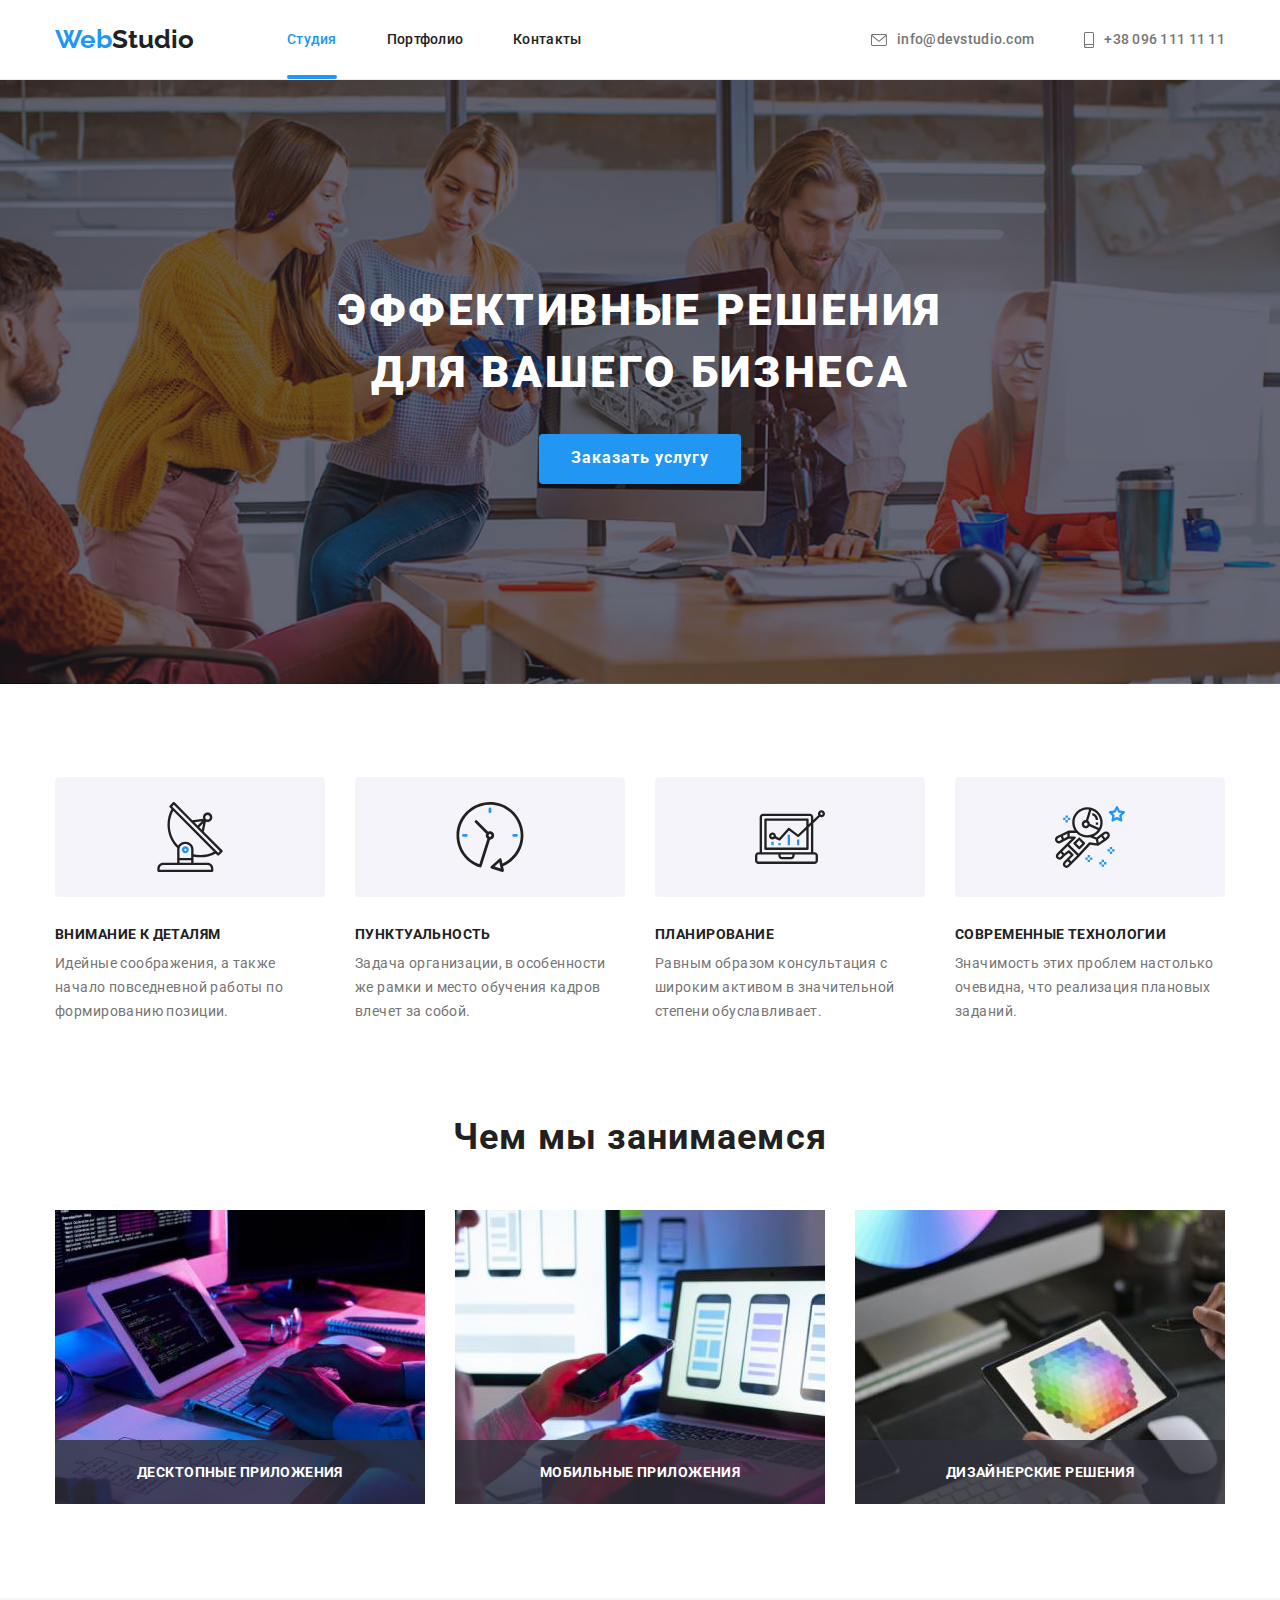
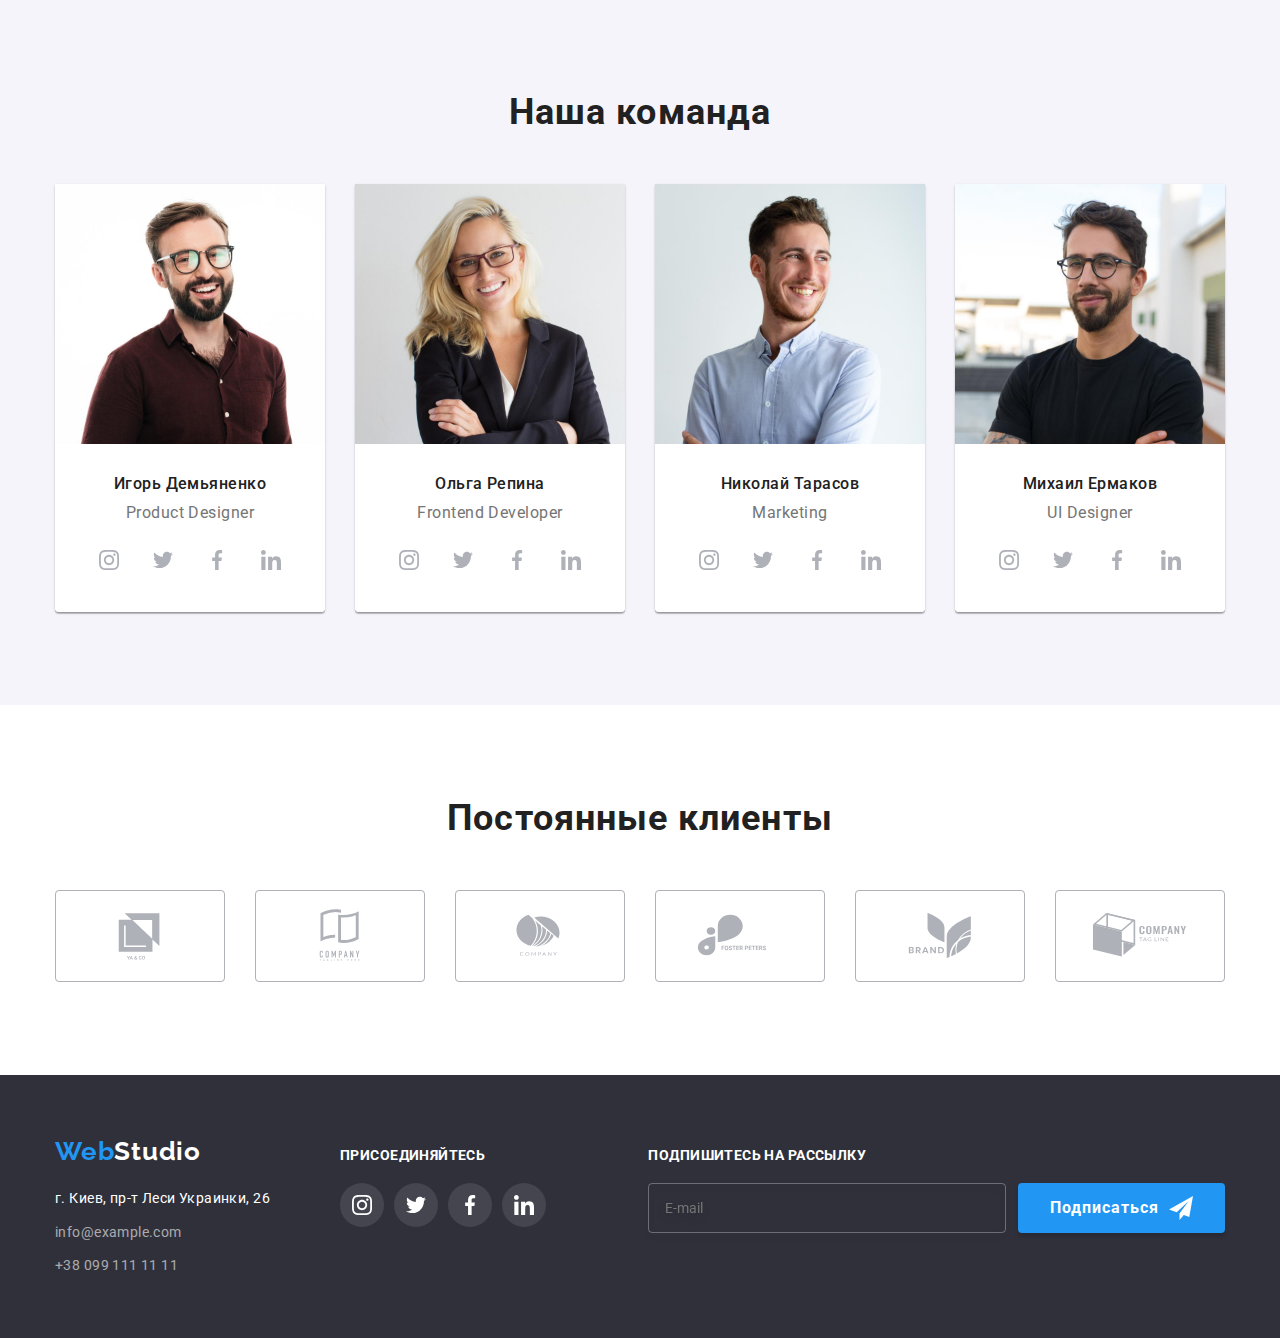
<file: index.html>
<!DOCTYPE html>
<html lang="ru">

<head>
  <meta charset="UTF-8" />
  <meta http-equiv="X-UA-Compatible" content="IE=edge" />
  <meta name="viewport" content="width=device-width, initial-scale=1.0" />
  <title>Web Studio</title>
  <link rel="stylesheet"
    href="https://cdnjs.cloudflare.com/ajax/libs/modern-normalize/1.0.0/modern-normalize.min.css" />
  <link rel="preconnect" href="https://fonts.googleapis.com" />
  <link rel="preconnect" href="https://fonts.gstatic.com" crossorigin />
  <link href="https://fonts.googleapis.com/css2?family=Raleway:wght@700&family=Roboto:wght@400;500;700;900&display=swap"
    rel="stylesheet" />
  <link rel="stylesheet" href="./css/main.min.css" />
</head>

<body>
  <!--Шапка сайта-->
  <header class="header">
    <div class="container">
      <nav class="nav">
        <a class="logo" href="./index.html"><span class="logo__accent">Web</span>Studio</a>

        <ul class="nav__list">
          <li class="nav__item">
            <a class="nav__link nav__link--active nav__link--carent" href="./index.html">Студия</a>
          </li >
          <li class="nav__item">
            <a class="nav__link" href="./portfolio.html">Портфолио</a>
          </li>
          <li class="nav__item">
            <a class="nav__link" href="">Контакты</a>
          </li>
        </ul>
      </nav>

      <ul class="adres">
        <li class="adres__item">
          <a class="adres__link" href="mailto:info@devstudio.com"><svg class="adrec__icon" width="16" height="12">
              <use href="./images/sprait.svg#icon-mail"></use>
            </svg>
            info@devstudio.com</a>
        </li>
        <li class="adres__item">
          <a class="adres__link" href="tel:+380961111111"><svg class="adrec__icon adrec__icon--tel" width="10" height="16">
              <use href="./images/sprait.svg#icon-phone"></use>
            </svg>+38 096 111 11 11</a>
        </li>
      </ul>
    </div>
  </header>



  <main>
    <!--Герой-->
    <section class="hero">
      <div class="container">
        <h1 class="hero__tatel">Эффективные решения для вашего бизнеса</h1>
        <button class="button-basic" data-modal-open type="button">
          Заказать услугу
        </button>
      </div>
    </section>



    <!--Особенности-->
    <section class="section">
      <h2 class="visually-hidden">Особинности</h2>
      <div class="container specifics">

        <ul class="specifics__list">

          <li class="specifics__item">
            <div class="specifics__card">
              <svg class="specifics__icon" width="70" height="70">
                <use href="./images/sprait.svg#icon-antenna"></use>
              </svg>
            </div>
            <h3 class="specifics__title">Внимание к деталям</h3>
            <p class="specifics__laibl">
              Идейные соображения, а также начало повседневной работы по
              формированию позиции.
            </p>
          </li>

          <li class="specifics__item">
            <div class="specifics__card">
              <svg class="specifics__icon" width="70" height="70">
                <use href="./images/sprait.svg#icon-clock"></use>
              </svg>
            </div>
            <h3 class="specifics__title">Пунктуальность</h3>
            <p class="specifics__laibl">
              Задача организации, в особенности же рамки и место обучения
              кадров влечет за собой.
            </p>
          </li>
          <li class="specifics__item">
            <div class="specifics__card">
              <svg class="specifics__icon" width="70" height="70">
                <use href="./images/sprait.svg#icon-diagram"></use>
              </svg>
            </div>
            <h3 class="specifics__title">Планирование</h3>
            <p class="specifics__laibl">
              Равным образом консультация с широким активом в значительной
              степени обуславливает.
            </p>
          </li>
          <li class="specifics__item">
            <div class="specifics__card">
              <svg class="specifics__icon" width="70" height="70">
                <use href="./images/sprait.svg#icon-astronaut"></use>
              </svg>
            </div>
            <h3 class="specifics__title">Современные технологии</h3>
            <p class="specifics__laibl">
              Значимость этих проблем настолько очевидна, что реализация
              плановых заданий.
            </p>
          </li>
        </ul>
      </div>
    </section>
    <!--Чем ми занимаемся-->

    <section class="produkt">

      <div class="container">
        <h2 class="produkt__title">Чем мы занимаемся</h2>

        <ul class="produkt__list">
          <li class="produkt__item">
            <img src="./images/disain.jpg" alt="проектируємо розробляємо" width="370" />
            <p class="produkt__laibl">Десктопные приложения</p>
          </li>
          <li class="produkt__item">
            <img src="./images/work.jpg" alt="розробляемо на разниє устройства" width="370" />
            <p class="produkt__laibl">Мобильные приложения</p>
          </li>
          <li class="produkt__item">
            <img src="./images/app.jpg" alt="тестируєм и запускаєм" width="370" />
            <p class="produkt__laibl">Дизайнерские решения</p>
          </li>
        </ul>
      </div>
    </section>
    <!--Команда-->
    <section class="section team">
      <div class="container">
        <h2 class="team__titel">Наша команда</h2>
        <ul class="team__list">
          <li class="team__item">
            <img src="./images/1.jpg" alt="сотрудник" width="270" />
            <div class="team__cart">
              <h3 class="team__name">Игорь Демьяненко</h3>
              <p class="team__position">Product Designer</p>

              
              <ul class="social">
                <li class="social__item">
                  <a class="social__link" href=""><svg class="social__icon" width="20" height="20">
                      <use href="./images/sprait.svg#icon-instagram"></use>
                    </svg>
                  </a>
                </li>
                <li class="social__item">
                  <a class="social__link" href=""><svg class="social__icon" width="20" height="20">
                      <use href="./images/sprait.svg#icon-twitter"></use>
                    </svg></a>
                </li>
                <li class="social__item">
                  <a class="social__link" href=""><svg class="social__icon" width="20" height="20">
                      <use href="./images/sprait.svg#icon-facebook"></use>
                    </svg></a>
                </li>
                <li class="social__item">
                  <a class="social__link" href=""><svg class="social__icon" width="20" height="20">
                      <use href="./images/sprait.svg#icon-linkedin-1"></use>
                    </svg></a>
                </li>
              </ul>
            </div>
          </li>
          <li class="team__item">
            <img src="./images/2.jpg" alt="сотруднік" width="270" />
            <div class="team__cart">
              <h3 class="team__name">Ольга Репина</h3>
              <p class="team__position">Frontend Developer</p>
              <ul class="social">
                <li class="social__item">
                  <a class="social__link" href=""><svg class="social__icon" width="20" height="20">
                      <use href="./images/sprait.svg#icon-instagram"></use>
                    </svg>
                  </a>
                </li>
                <li class="social__item">
                  <a class="social__link" href=""><svg class="social__icon" width="20" height="20">
                      <use href="./images/sprait.svg#icon-twitter"></use>
                    </svg></a>
                </li>
                <li class="social__item">
                  <a class="social__link" href=""><svg class="social__icon" width="20" height="20">
                      <use href="./images/sprait.svg#icon-facebook"></use>
                    </svg></a>
                </li>
                <li class="social__item">
                  <a class="social__link" href=""><svg class="social__icon" width="20" height="20">
                      <use href="./images/sprait.svg#icon-linkedin-1"></use>
                    </svg></a>
                </li>
              </ul>
            </div>
          </li>
          <li class="team__item">
            <img src="./images/3.jpg" alt="сотрудник" width="270" />
            <div class="team__cart">
              <h3 class="team__name">Николай Тарасов</h3>
              <p class="team__position">Marketing</p>
              <ul class="social">
                <li class="social__item">
                  <a class="social__link" href=""><svg class="social__icon" width="20" height="20">
                      <use href="./images/sprait.svg#icon-instagram"></use>
                    </svg>
                  </a>
                </li>
                <li class="social__item">
                  <a class="social__link" href=""><svg class="social__icon" width="20" height="20">
                      <use href="./images/sprait.svg#icon-twitter"></use>
                    </svg></a>
                </li>
                <li class="social__item">
                  <a class="social__link" href=""><svg class="social__icon" width="20" height="20">
                      <use href="./images/sprait.svg#icon-facebook"></use>
                    </svg></a>
                </li>
                <li class="social__item">
                  <a class="social__link" href=""><svg class="social__icon" width="20" height="20">
                      <use href="./images/sprait.svg#icon-linkedin-1"></use>
                    </svg></a>
                </li>
              </ul>
            </div>
          </li>
          <li class="team__item">
            <img src="./images/4.jpg" alt="сотруднік" width="270" />
            <div class="team__cart">
              <h3 class="team__name">Михаил Ермаков</h3>
              <p class="team__position">UI Designer</p>
              <ul class="social">
                <li class="social__item">
                  <a class="social__link" href=""><svg class="social__icon" width="20" height="20">
                      <use href="./images/sprait.svg#icon-instagram"></use>
                    </svg>
                  </a>
                </li>
                <li class="social__item">
                  <a class="social__link" href=""><svg class="social__icon" width="20" height="20">
                      <use href="./images/sprait.svg#icon-twitter"></use>
                    </svg></a>
                </li>
                <li class="social__item">
                  <a class="social__link" href=""><svg class="social__icon" width="20" height="20">
                      <use href="./images/sprait.svg#icon-facebook"></use>
                    </svg></a>
                </li>
                <li class="social__item">
                  <a class="social__link" href=""><svg class="social__icon" width="20" height="20">
                      <use href="./images/sprait.svg#icon-linkedin-1"></use>
                    </svg></a>
                </li>
              </ul>
            </div>
          </li>
        </ul>
      </div>
    </section>
    <!-- Компаніі -->
    <section class="section">
      <div class="container compani">
        <h2 class="compani-titel">Постоянные клиенты</h2>
        <ul class="compani-list">
          <li class="compani-item">
            <a class="compani-link" href=""><svg class="icon-compani" width="106" height="60">
                <use href="./images/sprait.svg#icon-compani_one"></use>
              </svg></a>
          </li>
          <li class="compani-item">
            <a class="compani-link" href=""><svg class="icon-compani" width="106" height="60">
                <use href="./images/sprait.svg#icon-compani_tuo"></use>
              </svg></a>
          </li>
          <li class="compani-item">
            <a class="compani-link" href=""><svg class="icon-compani" width="106" height="60">
                <use href="./images/sprait.svg#icon-compani_trri"></use>
              </svg></a>
          </li>
          <li class="compani-item">
            <a class="compani-link" href=""><svg class="icon-compani" width="106" height="60">
                <use href="./images/sprait.svg#icon-compani_zitiri"></use>
              </svg></a>
          </li>
          <li class="compani-item">
            <a class="compani-link" href=""><svg class="icon-compani" width="106" height="60">
                <use href="./images/sprait.svg#icon-compani_fife"></use>
              </svg></a>
          </li>
          <li class="compani-item">
            <a class="compani-link" href=""><svg class="icon-compani" width="106" height="60">
                <use href="./images/sprait.svg#icon-compani_six"></use>
              </svg></a>
          </li>
        </ul>
      </div>
    </section>
  </main>

  <!--Подвал-->
  <footer class="footer">
    <div class="container futerr-soc">
      <div class="fut-coteiner">
        <a class="logo-footer" href="./index.html">Web<span class="accent-footer">Studio</span></a>
        <address class="adres-list">
          <ul>
            <li class="adres-list-text">
              <a class="footer-adres"
                href="https://www.google.com/maps/place/%D0%B1%D1%83%D0%BB.+%D0%9B%D0%B5%D1%81%D0%B8+%D0%A3%D0%BA%D1%80%D0%B0%D0%B8%D0%BD%D0%BA%D0%B8,+26,+%D0%9A%D0%B8%D0%B5%D0%B2,+02000/@50.4265807,30.5361971,17z/data=!3m1!4b1!4m5!3m4!1s0x40d4cf0e033ecbe9:0x57a4dffefec77da0!8m2!3d50.4265807!4d30.5383858"
                target="_blank">г. Киев, пр-т Леси Украинки, 26</a>
            </li>
            <li class="adres-list-text">
              <a class="footer-contact" href="mailto:info@example.com">info@example.com</a>
            </li>
            <li class="adres-list-text">
              <a class="footer-contact" href="tel:+380991111111">+38 099 111 11 11</a>
            </li>
          </ul>
        </address>
      </div>
      <div class="fuuter-soc-lisr">
        <h3 class="footer-taitel">присоединяйтесь</h3>
        <ul class="social">
          <li class="social__item">
            <a class="social__link ftr" href=""><svg class="icon-footer" width="20" height="20">
                <use href="./images/sprait.svg#icon-instagram"></use>
              </svg>
            </a>
          </li>
          <li class="social__item">
            <a class="social__link ftr" href=""><svg class="icon-footer" width="20" height="20">
                <use href="./images/sprait.svg#icon-twitter"></use>
              </svg></a>
          </li>
          <li class="social__item">
            <a class="social__link ftr" href=""><svg class="icon-footer" width="20" height="20">
                <use href="./images/sprait.svg#icon-facebook"></use>
              </svg></a>
          </li>
          <li class="social__item">
            <a class="social__link ftr" href=""><svg class="icon-footer" width="20" height="20">
                <use href="./images/sprait.svg#icon-linkedin-1"></use>
              </svg></a>
          </li>
        </ul>
      </div>

      <div class="form-footer">
        <h3 class="form-footer-text">Подпишитесь на рассылку</h3>
        <form class="sabmit-footer" action="">
          <input class="email" type="email" placeholder="E-mail" />

          <button class="button-basic" type="submit">
            Подписаться
            <svg class="button-hero-footer-icon" width="24" height="24">
              <use href="./images/sprait.svg#icon-telegram"></use>
            </svg>
          </button>
        </form>
      </div>
    </div>
  </footer>

  <!-- modal -->
  <div class="backdrop is-hidden" data-modal>
    <div class="modal">
      <div class="modal-close-bottin">
        <button class="close-button" type="button" data-modal-close>
          <svg class="icon-cose" width="11" height="11">
            <use href="./images/sprait.svg#icon-clouz"></use>
          </svg>
        </button>
      </div>

      <div class="modal-conteiner">
        <h2 class="text-modal">Оставьте свои данные, мы вам перезвоним</h2>

        <form class="modal-form" action="modal-form">
          <div class="form-content">
            <label class="form-label">
              <span class="text-form"> Имя</span>
              <span class="icon-wrap">
                <input class="contact-form-input" type="text" />
                <svg class="icon-form" width="18" height="18">
                  <use href="./images/sprait.svg#icon-man"></use>
                </svg>
              </span>
            </label>

            <label class="form-label">
              <span class="text-form">Телефон</span>
              <span class="icon-wrap">
                <input class="contact-form-input" type="tel" name="tel" />
                <svg class="icon-form" width="18" height="18">
                  <use href="./images/sprait.svg#icon-tel"></use>
                </svg>
              </span>
            </label>

            <label class="form-label">
              <span class="text-form">Почта</span>
              <span class="icon-wrap">
                <input class="contact-form-input" type="email" name="email" />
                <svg class="icon-form" width="18" height="18">
                  <use href="./images/sprait.svg#icon-list"></use>
                </svg>
              </span>
            </label>

            <label class="form-label">
              <span class="text-form">Комментарий</span>
              <textarea class="contact-form-input text-text" name="Комментарий" placeholder="Введите текст"></textarea>
            </label>
          </div>

          <label class="checkbox">
            <input class="form-checkbox visually-hidden" type="checkbox" name="checkbox" />
            <span class="custom-checkbox">
              <svg width="13" height="10">
                <use href="./images/sprait.svg#icon-chek"></use>
              </svg>
            </span>
            <span class="text-checkbox">
              Соглашаюсь с рассылкой и принимаю<a class="checkbox-axent" href="">Условия договора</a>
            </span>
          </label>
          <button class="button-basic" type="submit">Отправить</button>
        </form>
      </div>
    </div>
  </div>

  <script src="./js/modal.js"></script>
</body>

</html>
</file>
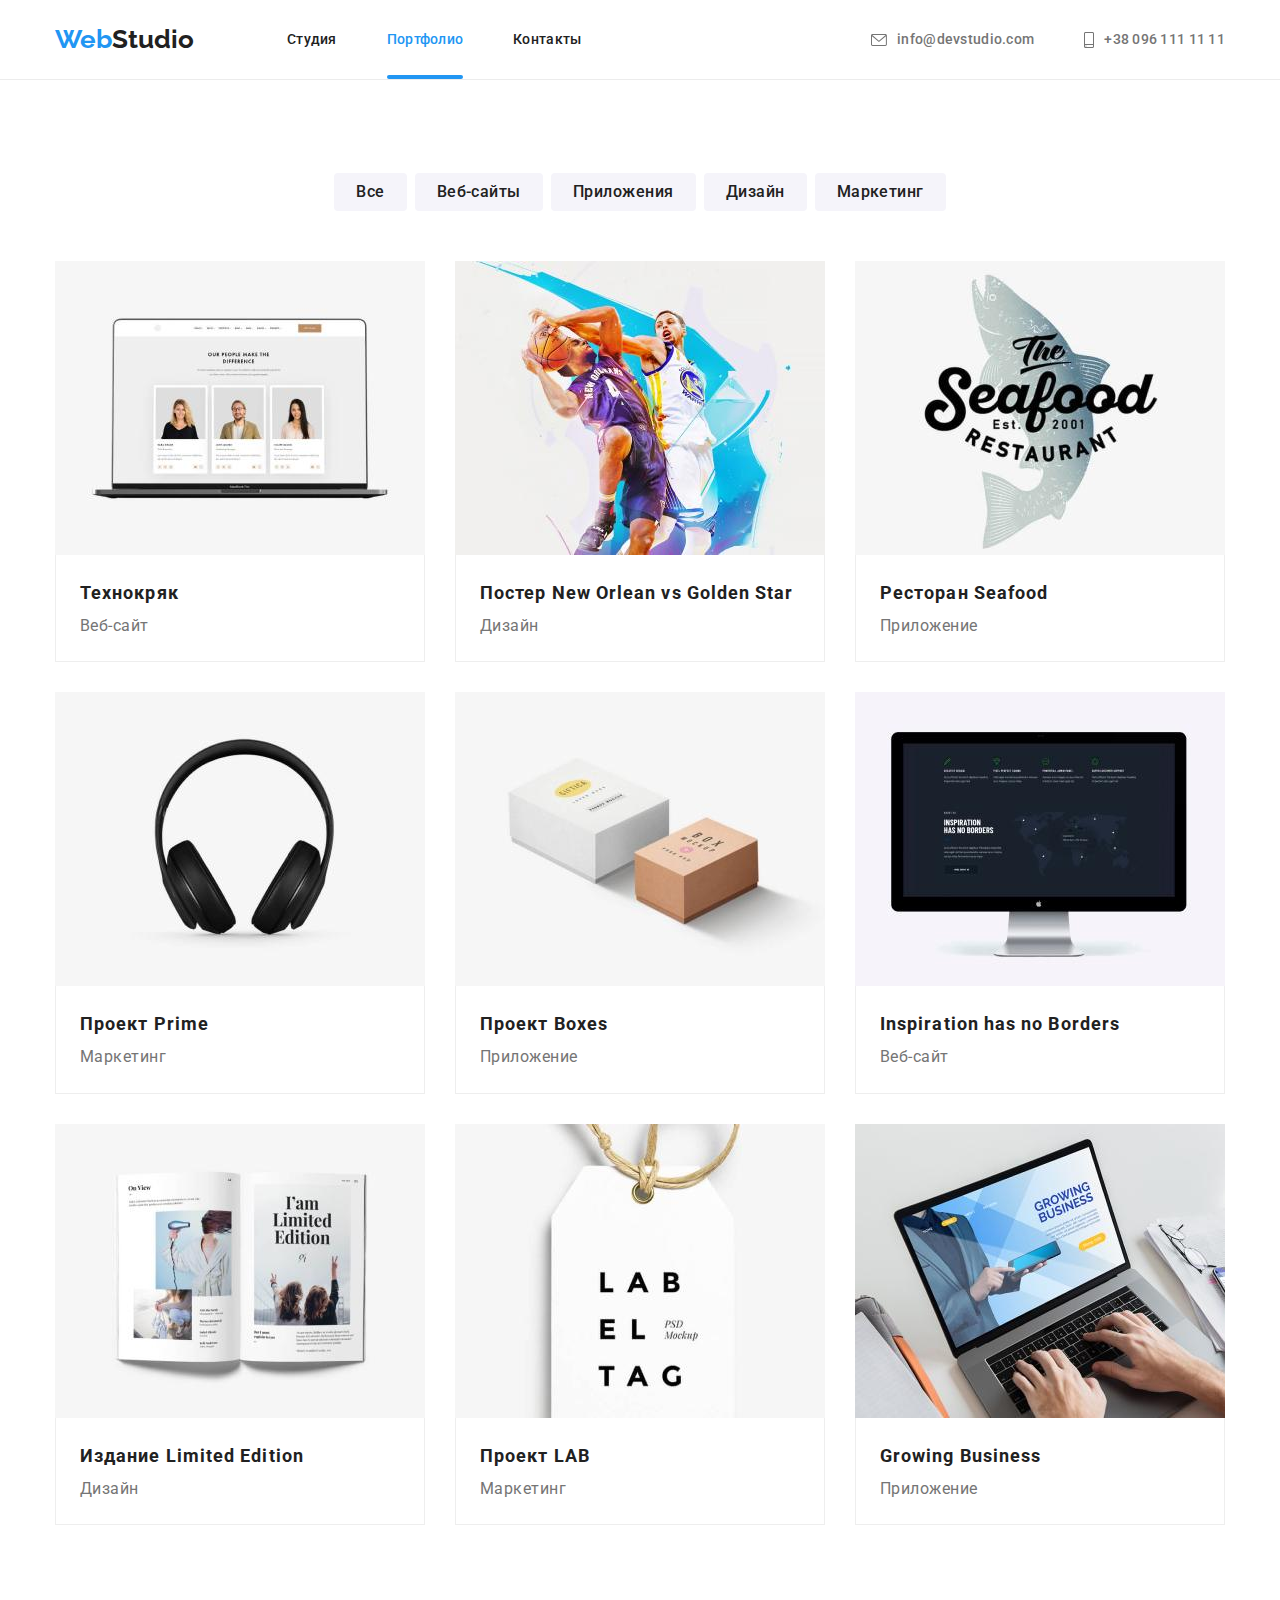
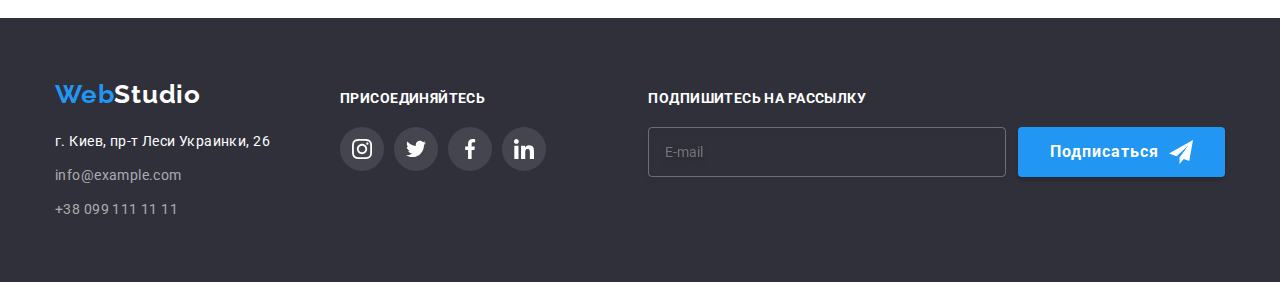
<file: portfolio.html>
<!DOCTYPE html>
<html lang="ru">

<head>
  <meta charset="UTF-8" />
  <meta http-equiv="X-UA-Compatible" content="IE=edge" />
  <meta name="viewport" content="width=device-width, initial-scale=1.0" />
  <title>Portfolio</title>
  <link rel="stylesheet"
    href="https://cdnjs.cloudflare.com/ajax/libs/modern-normalize/1.0.0/modern-normalize.min.css" />
  <link rel="preconnect" href="https://fonts.googleapis.com" />
  <link rel="preconnect" href="https://fonts.gstatic.com" crossorigin />
  <link href="https://fonts.googleapis.com/css2?family=Raleway:wght@700&family=Roboto:wght@400;500;700;900&display=swap"
    rel="stylesheet" />
  <link rel="stylesheet" href="./css/main.min.css" />
</head>

<!--Шапка-->

<body>
  <!--Шапка сайта-->
  <header class="header">
    <div class="container">
      <nav class="nav">
        <a class="logo" href="./index.html"><span class="logo__accent">Web</span>Studio</a>

        <ul class="nav__list">
          <li class="nav__item">
            <a class="nav__link " href="./index.html">Студия</a>
          </li >
          <li class="nav__item">
            <a class="nav__link nav__link--active nav__link--carent" href="./portfolio.html">Портфолио</a>
          </li>
          <li class="nav__item">
            <a class="nav__link" href="">Контакты</a>
          </li>
        </ul>
      </nav>

      <ul class="adres">
        <li class="adres__item">
          <a class="adres__link" href="mailto:info@devstudio.com"><svg class="adrec__icon" width="16" height="12">
              <use href="./images/sprait.svg#icon-mail"></use>
            </svg>
            info@devstudio.com</a>
        </li>
        <li class="adres__item">
          <a class="adres__link" href="tel:+380961111111"><svg class="adrec__icon adrec__icon--tel" width="10" height="16">
              <use href="./images/sprait.svg#icon-phone"></use>
            </svg>+38 096 111 11 11</a>
        </li>
      </ul>
    </div>
  </header>

  <main>
    <!--Уникальни контент-->
    <section class="section">
      <div class="container">
        <h1 class="visually-hidden">Наши роботи</h1>
        <!--кнопки-->
        <ul class="button-container">
          <li class="button-list">
            <button type="button" class="button">Все</button>
          </li>
          <li class="button-list">
            <button type="button" class="button">Веб-сайты</button>
          </li>
          <li class="button-list">
            <button type="button" class="button">Приложения</button>
          </li>
          <li class="button-list">
            <button type="button" class="button">Дизайн</button>
          </li>
          <li class="button-list">
            <button type="button" class="button">Маркетинг</button>
          </li>
        </ul>
        <ul class="content-proekt">
          <li class="content-card">
            <a class="card-links" href="">
              <div>
                <div class="open-text">
                  <img src="./images/img11.jpg" alt="ноутбук з откритим сайтом" width="370" />
                  <div class="text-in-foto">
                    <p class="text-is">
                      Ресурс предлагает комплексные предложения с разным
                      уровнем функционала и сервисов. Все это позволит
                      посетителю получить исчерпывающие сведения о компании
                      или частном лице.
                    </p>
                  </div>
                </div>

                <div class="card-text">
                  <h2 class="subtitle">Технокряк</h2>
                  <p class="desc">Веб-сайт</p>
                </div>
              </div>
            </a>
          </li>
          <li class="content-card">
            <a class="card-links" href="">
              <div class="open-text">
                <img src="./images/img21.jpg" alt="два баскетболиста" width="370" />

                <div class="text-in-foto">
                  <p class="text-is">
                    Ресурс предлагает комплексные предложения с разным уровнем
                    функционала и сервисов. Все это позволит посетителю
                    получить исчерпывающие сведения о компании или частном
                    лице.
                  </p>
                </div>
              </div>
              <div class="card-text">
                <h2 class="subtitle">Постер New Orlean vs Golden Star</h2>
                <p class="desc">Дизайн</p>
              </div>
            </a>
          </li>
          <li class="content-card">
            <a class="card-links" href="">
              <div class="open-text">
                <img src="./images/img31.jpg" alt="риба и логотип ресторана" width="370" />
                <div class="text-in-foto">
                  <p class="text-is">
                    Ресурс предлагает комплексные предложения с разным уровнем
                    функционала и сервисов. Все это позволит посетителю
                    получить исчерпывающие сведения о компании или частном
                    лице.
                  </p>
                </div>
              </div>
              <div class="card-text">
                <h2 class="subtitle">Ресторан Seafood</h2>
                <p class="desc">Приложение</p>
              </div>
            </a>
          </li>
          <li class="content-card">
            <a class="card-links" href="">
              <div class="open-text">
                <img src="./images/img41.jpg" alt="наушникы" width="370" />
                <div class="text-in-foto">
                  <p class="text-is">
                    Ресурс предлагает комплексные предложения с разным уровнем
                    функционала и сервисов. Все это позволит посетителю
                    получить исчерпывающие сведения о компании или частном
                    лице.
                  </p>
                </div>
              </div>
              <div class="card-text">
                <h2 class="subtitle">Проект Prime</h2>
                <p class="desc">Маркетинг</p>
              </div>
            </a>
          </li>
          <li class="content-card">
            <a class="card-links" href="">
              <div class="open-text">
                <img src="./images/img51.jpg" alt="две каробки" width="370" />
                <div class="text-in-foto">
                  <p class="text-is">
                    Ресурс предлагает комплексные предложения с разным уровнем
                    функционала и сервисов. Все это позволит посетителю
                    получить исчерпывающие сведения о компании или частном
                    лице.
                  </p>
                </div>
              </div>
              <div class="card-text">
                <h2 class="subtitle">Проект Boxes</h2>
                <p class="desc">Приложение</p>
              </div>
            </a>
          </li>
          <li class="content-card">
            <a class="card-links" href="">
              <div class="open-text">
                <img src="./images/img61.jpg" alt="монитор з откритым сайтом" width="370" />
                <div class="text-in-foto">
                  <p class="text-is">
                    Ресурс предлагает комплексные предложения с разным уровнем
                    функционала и сервисов. Все это позволит посетителю
                    получить исчерпывающие сведения о компании или частном
                    лице.
                  </p>
                </div>
              </div>
              <div class="card-text">
                <h2 class="subtitle">Inspiration has no Borders</h2>
                <p class="desc">Веб-сайт</p>
              </div>
            </a>
          </li>
          <li class="content-card">
            <a class="card-links" href="">
              <div class="open-text">
                <img src="./images/img71.jpg" alt="открытая книга" width="370" />
                <div class="text-in-foto">
                  <p class="text-is">
                    Ресурс предлагает комплексные предложения с разным уровнем
                    функционала и сервисов. Все это позволит посетителю
                    получить исчерпывающие сведения о компании или частном
                    лице.
                  </p>
                </div>
              </div>
              <div class="card-text">
                <h2 class="subtitle">Издание Limited Edition</h2>
                <p class="desc">Дизайн</p>
              </div>
            </a>
          </li>
          <li class="content-card">
            <a class="card-links" href="">
              <div class="open-text">
                <img src="./images/img81.jpg" alt="лейба" width="370" />
                <div class="text-in-foto">
                  <p class="text-is">
                    Ресурс предлагает комплексные предложения с разным уровнем
                    функционала и сервисов. Все это позволит посетителю
                    получить исчерпывающие сведения о компании или частном
                    лице.
                  </p>
                </div>
              </div>

              <div class="card-text">
                <h2 class="subtitle">Проект LAB</h2>
                <p class="desc">Маркетинг</p>
              </div>
            </a>
          </li>
          <li class="content-card">
            <a class="card-links" href="">
              <div class="open-text">
                <img src="./images/img91.jpg" alt="печитают на ноутбуке" width="370" />
                <div class="text-in-foto">
                  <p class="text-is">
                    Ресурс предлагает комплексные предложения с разным уровнем
                    функционала и сервисов. Все это позволит посетителю
                    получить исчерпывающие сведения о компании или частном
                    лице.
                  </p>
                </div>
              </div>
              <div class="card-text">
                <h2 class="subtitle">Growing Business</h2>
                <p class="desc">Приложение</p>
              </div>
            </a>
          </li>
        </ul>
      </div>
    </section>
  </main>
  <!--Подвал-->
  <footer class="footer">
    <div class="container futerr-soc">
      <div class="fut-coteiner">
        <a class="logo-footer" href="./index.html">Web<span class="accent-footer">Studio</span></a>
        <address class="adres-list">
          <ul>
            <li class="adres-list-text">
              <a class="footer-adres"
                href="https://www.google.com/maps/place/%D0%B1%D1%83%D0%BB.+%D0%9B%D0%B5%D1%81%D0%B8+%D0%A3%D0%BA%D1%80%D0%B0%D0%B8%D0%BD%D0%BA%D0%B8,+26,+%D0%9A%D0%B8%D0%B5%D0%B2,+02000/@50.4265807,30.5361971,17z/data=!3m1!4b1!4m5!3m4!1s0x40d4cf0e033ecbe9:0x57a4dffefec77da0!8m2!3d50.4265807!4d30.5383858"
                target="_blank">г. Киев, пр-т Леси Украинки, 26</a>
            </li>
            <li class="adres-list-text">
              <a class="footer-contact" href="mailto:info@example.com">info@example.com</a>
            </li>
            <li class="adres-list-text">
              <a class="footer-contact" href="tel:+380991111111">+38 099 111 11 11</a>
            </li>
          </ul>
        </address>
      </div>
      <div class="fuuter-soc-lisr">
        <h3 class="footer-taitel">присоединяйтесь</h3>
        <ul class="social">
          <li class="social__item">
            <a class="social__link ftr" href=""><svg class="icon-footer" width="20" height="20">
                <use href="./images/sprait.svg#icon-instagram"></use>
              </svg>
            </a>
          </li>
          <li class="social__item">
            <a class="social__link ftr" href=""><svg class="icon-footer" width="20" height="20">
                <use href="./images/sprait.svg#icon-twitter"></use>
              </svg></a>
          </li>
          <li class="social__item">
            <a class="social__link ftr" href=""><svg class="icon-footer" width="20" height="20">
                <use href="./images/sprait.svg#icon-facebook"></use>
              </svg></a>
          </li>
          <li class="social__item">
            <a class="social__link ftr" href=""><svg class="icon-footer" width="20" height="20">
                <use href="./images/sprait.svg#icon-linkedin-1"></use>
              </svg></a>
          </li>
        </ul>
      </div>
      <div class="form-footer">
        <h3 class="form-footer-text">Подпишитесь на рассылку</h3>
        <form class="sabmit-footer" action="">
          <input class="email" type="email" placeholder="E-mail" />

          <button class="button-basic" type="submit">
            Подписаться
            <svg class="button-hero-footer-icon" width="24" height="24">
              <use href="./images/sprait.svg#icon-telegram"></use>
            </svg>
          </button>
        </form>
      </div>
    </div>
  </footer>
</body>

</html>
</file>
<file: css/main.min.css>
:root{--fonf-releway: "Raleway";--primery-text-color: #757575;--title-text-color: #212121;--accent-color: #2196f3;--primery-white-color: #ffffff;--fon-color: #2f303a;--transition: 250ms cubic-bezier(0.4, 0, 0.2, 1);--border-color: rgba(33, 33, 33, 0.2)}.visually-hidden{position:absolute;width:1px;height:1px;margin:-1px;border:0;padding:0;clip:rect(0 0 0 0);overflow:hidden}body{color:var(--primery-text-color);background-color:var(--primery-white-color);font-style:normal;font-family:Roboto, sans-serif;font-weight:400;font-size:14px}h1,h2,h3,h4,h5,h6,p{margin:0}ul{margin:0;padding-left:0}li{list-style-type:none}a{text-decoration:none}img{display:block}.is-hidden{opacity:0;visibility:hidden;pointer-events:none}.backdrop{position:fixed;top:0;left:0;width:100%;height:100%;background:rgba(0,0,0,0.2);transition:opacity 1s cubic-bezier(0.4, 0, 0.2, 1),visibility 400ms cubic-bezier(0.4, 0, 0.2, 1)}.modal{position:absolute;top:50%;left:50%;transform:translate(-50%, -50%);min-width:521px;min-height:581px;background-color:var(--primery-white-color);box-shadow:0px 1px 3px rgba(0,0,0,0.12),0px 1px 1px rgba(0,0,0,0.14),0px 2px 1px rgba(0,0,0,0.2);border-radius:4px;transition:transform 500ms linear}.beckdrop.is-hidden .modal{transform:translate(-50%, -50%) scale(0) rotate(45deg)}.close-button{position:absolute;display:flex;align-items:center;justify-content:center;content:"";width:30px;height:30px;left:482px;top:8px;right:auto;border-radius:50%;background:#ffffff;border:1px solid rgba(0,0,0,0.1);box-sizing:border-box;z-index:3;cursor:pointer}.icon-cose{width:11px;height:11px;transition:fill var(--transition)}.icon-cose:hover .icon-cose,.icon-cose:focus .icon-cose{fill:var(--accent-color)}.modal-conteiner{padding:40px;margin:0 auto}.form-content{margin-bottom:20px}.text-modal{font-weight:700;font-size:20px;line-height:1.15;text-align:center;letter-spacing:0.03em;color:#212121;margin-bottom:12px}.container{width:1200px;padding:0 15px;margin:0 auto}.modal-form{display:flex;flex-direction:column}.form-label{display:flex;flex-direction:column}.form-label:not(:last-child){margin-bottom:10px}.text-form{font-size:12px;line-height:1.1;letter-spacing:0.01em;color:#757575;margin-bottom:4px}.contact-form-input{height:40px;border:1px solid rgba(33,33,33,0.2);border-radius:4px;padding:12px 42px;width:100%;transition:border-color var(--transition);outline:none}.contact-form-input:hover,.contact-form-input:focus{border-color:var(--accent-color)}.contact-form-input:hover+.icon-form,.contact-form-input:focus+.icon-form{fill:var(--accent-color)}.text-text{padding:12px 16px;font-size:12px;line-height:1.2;letter-spacing:0.01em;resize:none;height:120px}.text-text::placeholder{color:rgba(117,117,117,0.5)}.icon-wrap{position:relative}.icon-form{position:absolute;top:50%;left:10px;transform:translateY(-50%);transition:fill var(--transition)}.checkbox{display:flex;flex-direction:row;justify-content:center;margin-bottom:30px;align-items:center}.custom-checkbox{display:flex;align-items:center;justify-content:center;width:16px;height:15px;margin-right:7px;border-radius:4px;border:1px solid var(--title-text-color);transition:border var(--transition);transition:background-color var(--transition)}.form-checkbox:hover+.custom-checkbox,.form-checkbox:focus+.custom-checkbox{border:1px solid var(--accent-color)}.form-checkbox:checked+.custom-checkbox{border:1px solid var(--accent-color);background-color:var(--accent-color)}.checkbox-input{display:flex;align-items:center;justify-content:center}.text-checkbox{font-size:14px;line-height:24px;letter-spacing:0.03em;color:#757575;margin-left:7px}.checkbox-axent{color:var(--accent-color);border-bottom:1px solid var(--accent-color);margin-left:5px}.button-basic{font-weight:700;font-size:16px;line-height:1.87;display:flex;align-items:center;text-align:center;letter-spacing:0.06em;color:#ffffff;margin:0 auto;min-width:200px;height:50px;padding:10px 56px;background-color:var(--accent-color);box-shadow:0px 4px 4px rgba(0,0,0,0.15);border-radius:4px;border:0;transition:background-color var(--transition);cursor:pointer}.button-basic{font-weight:700;font-size:16px;line-height:1.9;font-family:inherit;border:0;align-items:center;letter-spacing:0.06em;color:var(--primery-white-color);background:var(--accent-color);box-shadow:0px 4px 4px rgba(0,0,0,0.15);border-radius:4px;margin:0 auto;display:flex;justify-content:center;min-width:200px;padding:10px 32px;cursor:pointer}.button-basic:hover,.button-basic:focus{background-color:#188ce8}.logo{color:#212121;font-family:var(--fonf-releway);font-weight:700;font-size:26px;line-height:1.2;margin-right:93px;display:block}.logo__accent{color:#2196f3}.section{padding:93px 0}.social{display:flex;align-items:center;justify-content:center}.social__item{width:44px;height:44px;margin-right:10px}.social__item:last-child{margin-right:0}.social__link{display:flex;width:100%;height:100%;align-items:center;justify-content:center;border-radius:50%;transition:background-color,var(--transition)}.social__link:hover,.social__link:focus{background-color:var(--accent-color)}.ftr{background:rgba(255,255,255,0.1)}.icon-footer{fill:var(--primery-white-color)}.social__icon{fill:#afb1b8;transition:fill,var(--transition)}.social__link:hover .social__icon,.social__link:focus .social__icon{fill:var(--primery-white-color)}.footer{background:var(--fon-color);padding:60px 0}.logo-footer{font-family:var(--fonf-releway);font-weight:700;font-size:26px;line-height:1.2;letter-spacing:0.03em;color:var(--accent-color);margin-bottom:20px;display:block}.adres-list-text{margin-bottom:10px}.adres-list-text:last-child{margin:0}.accent-footer{color:var(--primery-white-color)}.footer-adres{font-size:14px;line-height:1.7;letter-spacing:0.03em;font-style:normal;color:var(--primery-white-color)}.footer-adres:hover,.footer-adres:focus{color:var(--accent-color)}.footer-contact{font-size:14px;line-height:1.7;letter-spacing:0.03em;font-style:normal;color:rgba(255,255,255,0.6)}.footer-contact:hover,.footer-contact:focus{color:var(--accent-color)}.fut-coteiner{display:flex;flex-direction:column}.futerr-soc{display:flex;align-items:baseline}.footer-taitel{font-weight:700;font-size:14px;line-height:1.2;letter-spacing:0.03em;text-transform:uppercase;color:var(--primery-white-color);margin-bottom:20px;margin-right:auto}.fuuter-soc-lisr{display:flex;align-items:center;flex-direction:column;margin-left:70px;margin-top:12px}.form-footer{margin-left:auto}.form-footer-text{font-weight:700;font-size:14px;line-height:1.2;letter-spacing:0.03em;text-transform:uppercase;color:var(--primery-white-color);margin-bottom:20px}.sabmit-footer{display:flex;justify-content:center}.email{width:358px;height:50px;border:1px solid rgba(255,255,255,0.3);filter:drop-shadow(0px 4px 4px rgba(0,0,0,0.15));border-radius:4px;background-color:transparent;padding-left:16px;color:var(--primery-white-color);margin-right:12px}.button-hero-footer-icon{margin-left:10px}.header{border-bottom:1px solid #ececec;background-color:var()}.header .container{display:flex;align-items:center}.nav{display:flex;align-items:center}.nav__list{display:flex;align-items:center}.nav__item{margin-right:50px}.nav__link.nav__link--active{color:var(--accent-color)}.nav__link--carent::after{content:"";position:absolute;width:100%;height:4px;background:#2196f3;border-radius:2px;bottom:0;left:0}.nav__link--active{color:var(--accent-color)}.nav__link{display:block;font-weight:500;font-size:14px;line-height:1.1;letter-spacing:0.02em;color:var(--title-text-color);padding:32px 0;position:relative;transition:color,var(--transition)}.nav__link:hover,.nav__link:focus{color:var(--accent-color)}.adres{display:flex;align-items:center;margin-left:auto}.adrec__icon--tel{margin-left:50px}.adres__link{font-weight:500;font-size:14px;line-height:1.1;letter-spacing:0.02em;color:#757575;display:flex;align-items:center;transition:color,var(--transition)}.adres__link:hover,.adres__link:focus{color:var(--accent-color)}.adrec__icon{display:block;fill:currentColor;margin-right:10px}.hero{background:#2f303a;padding:200px 0;background-image:linear-gradient(rgba(47,48,58,0.4), rgba(47,48,58,0.4)),url(../images/fons.png);background-size:cover;max-width:1600px;margin:0 auto;background-repeat:no-repeat;background-position:center}.hero__tatel{font-weight:900;font-size:44px;line-height:1.4;text-align:center;letter-spacing:0.06em;text-transform:uppercase;color:var(--primery-white-color);width:696px;margin:0 auto;margin-bottom:30px}.specifics{display:flex;align-items:center}.specifics__card{display:flex;align-items:center;justify-content:center;width:270px;height:120px;background:#f5f4fa;border-radius:4px;margin-bottom:30px}.specifics__list{display:flex;align-items:center}.specifics__item{width:270px;margin-right:30px}.specifics__title{font-weight:700;font-size:14px;line-height:1.1;letter-spacing:0.03em;text-transform:uppercase;color:var(--title-text-color);margin-bottom:10px}.specifics__laibl{font-size:14px;line-height:1.7;letter-spacing:0.03em}.produkt{padding-bottom:94px}.produkt__title{font-weight:700;font-size:36px;line-height:1.2;text-align:center;letter-spacing:0.03em;color:var(--title-text-color);text-align:center;margin:0 auto}.produkt__list{display:flex;align-items:center;margin-top:50px}.produkt__item{position:relative}.produkt__item:not(:last-child){margin-right:30px}.produkt__laibl{position:absolute;text-align:center;font-weight:700;bottom:0;left:0;width:100%;font-size:14px;line-height:16px;text-align:center;letter-spacing:0.03em;text-transform:uppercase;color:var(--primery-white-color);background:rgba(47,48,58,0.8);padding:24px 0}.team{background-color:#f5f4fa}.team__titel{font-weight:700;font-size:36px;line-height:1.2;text-align:center;letter-spacing:0.03em;color:var(--title-text-color);text-align:center;margin:0 auto;margin-bottom:50px}.team__list{display:flex;align-items:center}.team__item{box-shadow:0px 1px 3px rgba(0,0,0,0.12),0px 1px 1px rgba(0,0,0,0.14),0px 2px 1px rgba(0,0,0,0.2);border-radius:0px 0px 4px 4px}.team__item:not(:last-child){margin-right:30px}.team__cart{text-align:center;padding:30px 10px;background-color:var(--primery-white-color);border-radius:0px 0px 4px 4px}.team__name{font-weight:500;font-size:16px;line-height:19px;letter-spacing:0.03em;color:var(--title-text-color);margin-bottom:10px}.team__position{font-size:16px;line-height:1.2;letter-spacing:0.03em;margin-bottom:16px}.compani-titel{font-weight:700;font-size:36px;line-height:1.16;text-align:center;letter-spacing:0.03em;color:#212121;margin-bottom:50px}.compani-list{display:flex;justify-content:center;align-items:center}.compani-item{width:170px;height:92px;margin-right:30px}.compani-item:last-child{margin-right:0}.compani-link{width:100%;height:100%;display:flex;align-items:center;justify-content:center;color:#afb1b8;border:1px solid #afb1b8;box-sizing:border-box;border-radius:4px;transition:background-color,var(--transition)}.compani-link:hover,.compani-link:focus{border-color:var(--accent-color);color:var(--accent-color)}.icon-compani{fill:currentColor}.button{font-weight:500;font-size:16px;line-height:1.6;text-align:center;letter-spacing:0.03em;color:var(--title-text-color);background:#f5f4fa;border-radius:4px;border:none;font-family:inherit;padding:6px 22px;transition:background-color,color,var(--transition);cursor:pointer}.button:hover,.button:focus{background:var(--accent-color);color:var(--primery-white-color)}.button:hover,.button:focus{background-color:var(--accent-color);box-shadow:0px 3px 1px rgba(0,0,0,0.1),0px 1px 2px rgba(0,0,0,0.08),0px 2px 2px rgba(0,0,0,0.12);border-radius:4px}.subtitle{font-weight:700;font-size:18px;line-height:2;letter-spacing:0.06em;color:var(--title-text-color)}.desc{font-size:16px;line-height:1.9;letter-spacing:0.03em;color:var(--primery-text-color)}.saitt-nav-list .active{color:var(--accent-color)}.button-container{display:flex;align-items:center;justify-content:center;margin-bottom:50px}.content-proekt{display:flex;flex-wrap:wrap;margin-right:-30px;margin-bottom:-30px}.card-links{display:block;transition:box-shadow,var(--transition)}.card-links:hover,.card-links:focus{box-sizing:border-box;box-shadow:0px 1px 1px rgba(0,0,0,0.12),0px 4px 4px rgba(0,0,0,0.06),1px 4px 6px rgba(0,0,0,0.16)}.open-text{position:relative;overflow:hidden}.text-in-foto{position:absolute;content:"";top:0;left:0;width:100%;height:100%;background-color:rgba(33,150,243,0.9);padding:63px 24px;transform:translatey(100%);transition:transform,var(--transition)}.card-links:hover .text-in-foto{transform:translatey(0)}.text-is{font-weight:400;font-size:18px;line-height:28px;letter-spacing:0.03em;color:#ffffff}.content-card{width:calc((100% - 90px) / 3);margin-bottom:30px;margin-right:30px}.card-text{padding:20px 24px;border-right:1px solid #eeeeee;border-bottom:1px solid #eeeeee;border-left:1px solid #eeeeee}.button-list{margin-right:8px}.button-list:last-child{margin:0}
/*# sourceMappingURL=main.min.css.map */
</file>
